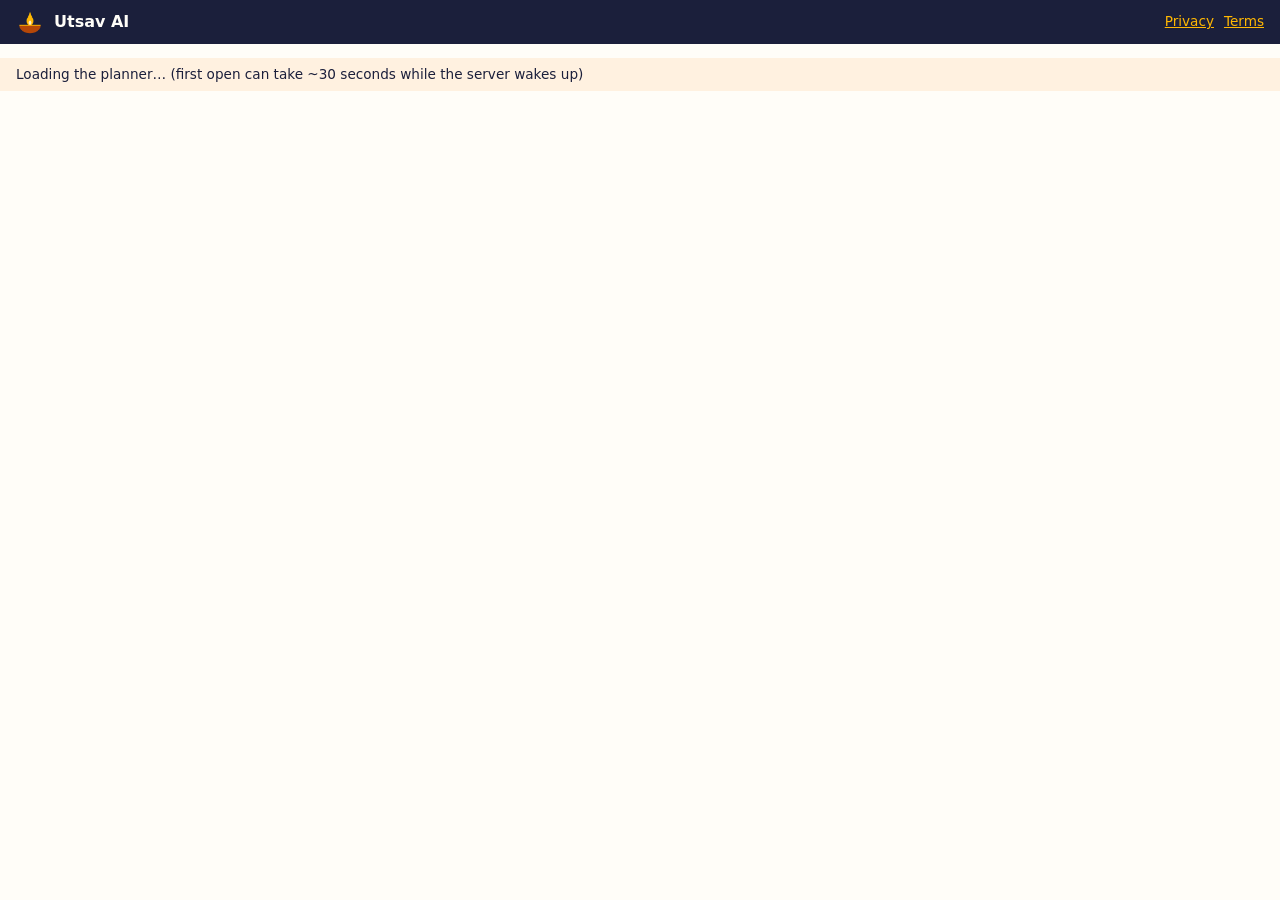
<file: docs/index.html>
<!doctype html>
<html lang="en-IN">
<head>
  <meta charset="utf-8">
  <meta name="viewport" content="width=device-width, initial-scale=1">
  <title>Utsav AI — Wedding, Birthday & Community Event Planner</title>
  <meta name="description" content="Free GenAI planner for weddings, birthdays and community events in India: budget split, dated timeline, vendor checklist and personalised ideas.">
  <meta name="theme-color" content="#B54708">
  <meta property="og:title" content="Utsav AI — Event Planner">
  <meta property="og:description" content="Budget, timeline, vendor checklist and personalised ideas for your celebration.">
  <meta property="og:image" content="https://kanak234.github.io/utsav-ai/og-image.png">
  <meta property="og:type" content="website">
  <meta name="twitter:card" content="summary_large_image">
  <!-- Only our own app may be framed; blocks injected scripts (security). -->
  <meta http-equiv="Content-Security-Policy" content="default-src 'self'; frame-src https://*.streamlit.app https://share.streamlit.io; img-src 'self' data:; style-src 'self'; script-src 'self'">
  <link rel="manifest" href="manifest.webmanifest">
  <link rel="icon" href="favicon.png" type="image/png">
  <link rel="apple-touch-icon" href="icons/apple-touch-icon.png">
  <link rel="stylesheet" href="style.css">
</head>
<body>
  <a class="skip" href="#planner">Skip to planner</a>
  <div class="shell">
    <header class="bar">
      <img src="icons/icon-192.png" alt="Utsav AI diya logo">
      <h1>Utsav AI</h1>
      <a href="privacy.html">Privacy</a>
      <a href="terms.html">Terms</a>
    </header>
    <p class="status" id="status" role="status" aria-live="polite">Loading the planner… (first open can take ~30 seconds while the server wakes up)</p>
    <!-- The planner runs on Streamlit Cloud; ?embed=true hides Streamlit's own chrome. -->
    <iframe id="planner" class="frame" title="Utsav AI event planner"
            src="https://utsav-ai-qcbbvwralbmn2krnpq8rfs.streamlit.app/?embed=true&embed_options=light_theme"
            allow="clipboard-write" referrerpolicy="strict-origin-when-cross-origin"></iframe>
  </div>
  <noscript><p class="page">Utsav AI needs JavaScript. <a href="https://utsav-ai-qcbbvwralbmn2krnpq8rfs.streamlit.app">Open the planner directly</a>.</p></noscript>
  <script src="app.js"></script>
</body>
</html>
</file>
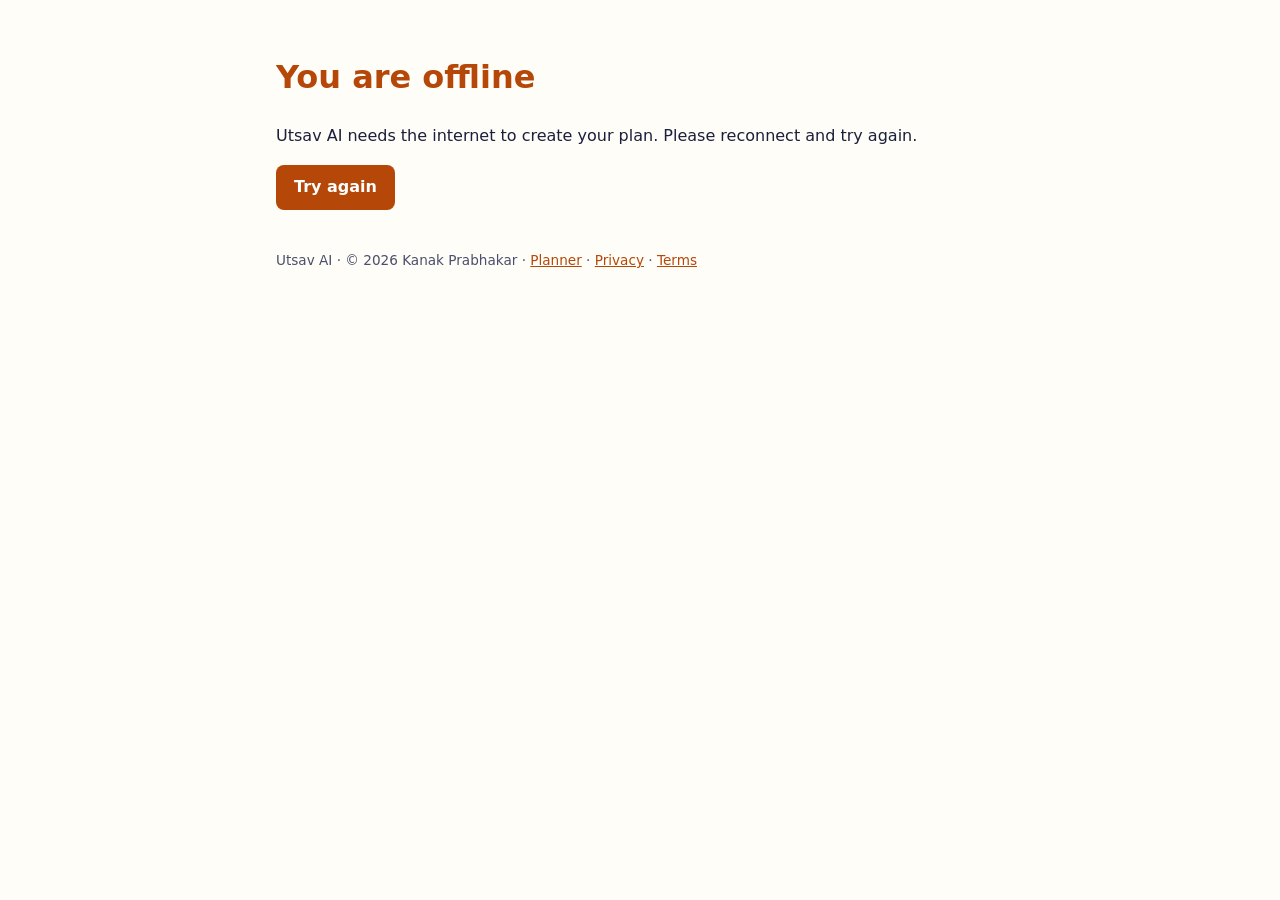
<file: docs/offline.html>
<!doctype html>
<html lang="en-IN">
<head>
  <meta charset="utf-8">
  <meta name="viewport" content="width=device-width, initial-scale=1">
  <title>Offline — Utsav AI</title>
  <meta name="description" content="Utsav AI needs an internet connection.">
  <meta name="theme-color" content="#B54708">
  <link rel="icon" href="favicon.png" type="image/png">
  <link rel="stylesheet" href="style.css">
</head>
<body>
  <main class="page" id="main">
    <h1>You are offline</h1>
    <p>Utsav AI needs the internet to create your plan. Please reconnect and try again.</p>
    <p><a class="btn" href="index.html">Try again</a></p>
    <footer>Utsav AI · © 2026 Kanak Prabhakar · <a href="index.html">Planner</a> · <a href="privacy.html">Privacy</a> · <a href="terms.html">Terms</a></footer>
  </main>
</body>
</html>
</file>
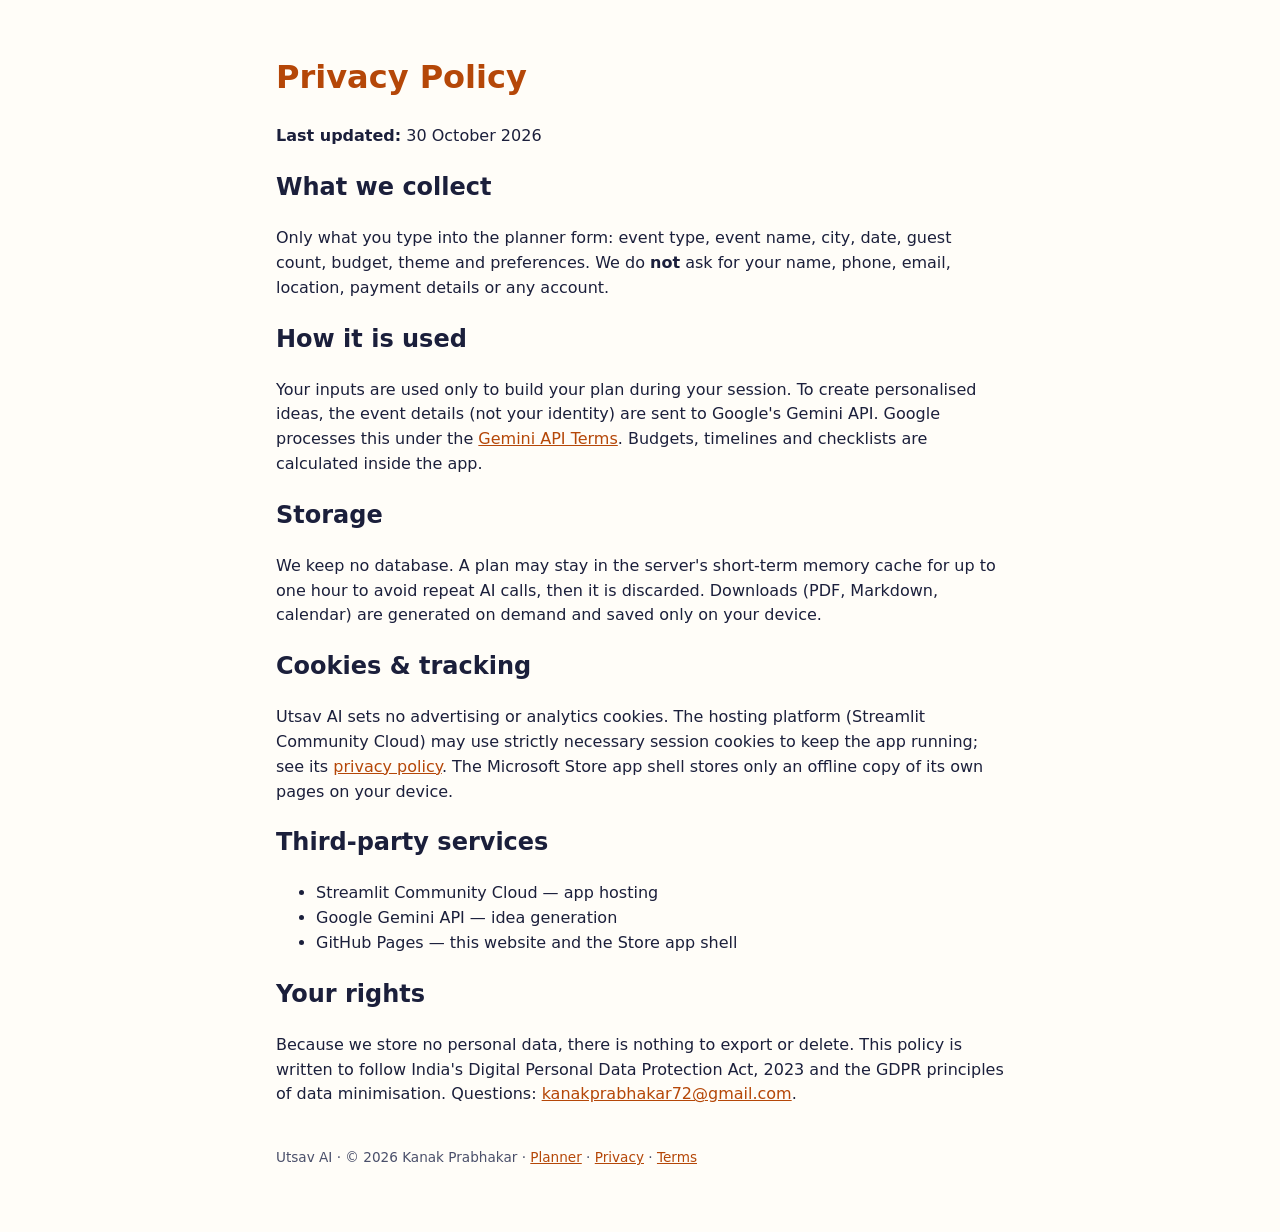
<file: docs/privacy.html>
<!doctype html>
<html lang="en-IN">
<head>
  <meta charset="utf-8">
  <meta name="viewport" content="width=device-width, initial-scale=1">
  <title>Privacy Policy — Utsav AI</title>
  <meta name="description" content="How Utsav AI handles your data.">
  <meta name="theme-color" content="#B54708">
  <link rel="icon" href="favicon.png" type="image/png">
  <link rel="stylesheet" href="style.css">
</head>
<body>
  <main class="page" id="main">
    <h1>Privacy Policy</h1>
    <p><strong>Last updated:</strong> 30 October 2026</p>
    <h2>What we collect</h2>
    <p>Only what you type into the planner form: event type, event name, city, date, guest count, budget, theme and preferences. We do <strong>not</strong> ask for your name, phone, email, location, payment details or any account.</p>
    <h2>How it is used</h2>
    <p>Your inputs are used only to build your plan during your session. To create personalised ideas, the event details (not your identity) are sent to Google&#39;s Gemini API. Google processes this under the <a href="https://ai.google.dev/gemini-api/terms">Gemini API Terms</a>. Budgets, timelines and checklists are calculated inside the app.</p>
    <h2>Storage</h2>
    <p>We keep no database. A plan may stay in the server&#39;s short-term memory cache for up to one hour to avoid repeat AI calls, then it is discarded. Downloads (PDF, Markdown, calendar) are generated on demand and saved only on your device.</p>
    <h2>Cookies & tracking</h2>
    <p>Utsav AI sets no advertising or analytics cookies. The hosting platform (Streamlit Community Cloud) may use strictly necessary session cookies to keep the app running; see its <a href="https://streamlit.io/privacy-policy">privacy policy</a>. The Microsoft Store app shell stores only an offline copy of its own pages on your device.</p>
    <h2>Third-party services</h2>
    <ul><li>Streamlit Community Cloud — app hosting</li><li>Google Gemini API — idea generation</li><li>GitHub Pages — this website and the Store app shell</li></ul>
    <h2>Your rights</h2>
    <p>Because we store no personal data, there is nothing to export or delete. This policy is written to follow India&#39;s Digital Personal Data Protection Act, 2023 and the GDPR principles of data minimisation. Questions: <a href="mailto:kanakprabhakar72@gmail.com">kanakprabhakar72@gmail.com</a>.</p>
    <footer>Utsav AI · © 2026 Kanak Prabhakar · <a href="index.html">Planner</a> · <a href="privacy.html">Privacy</a> · <a href="terms.html">Terms</a></footer>
  </main>
</body>
</html>
</file>
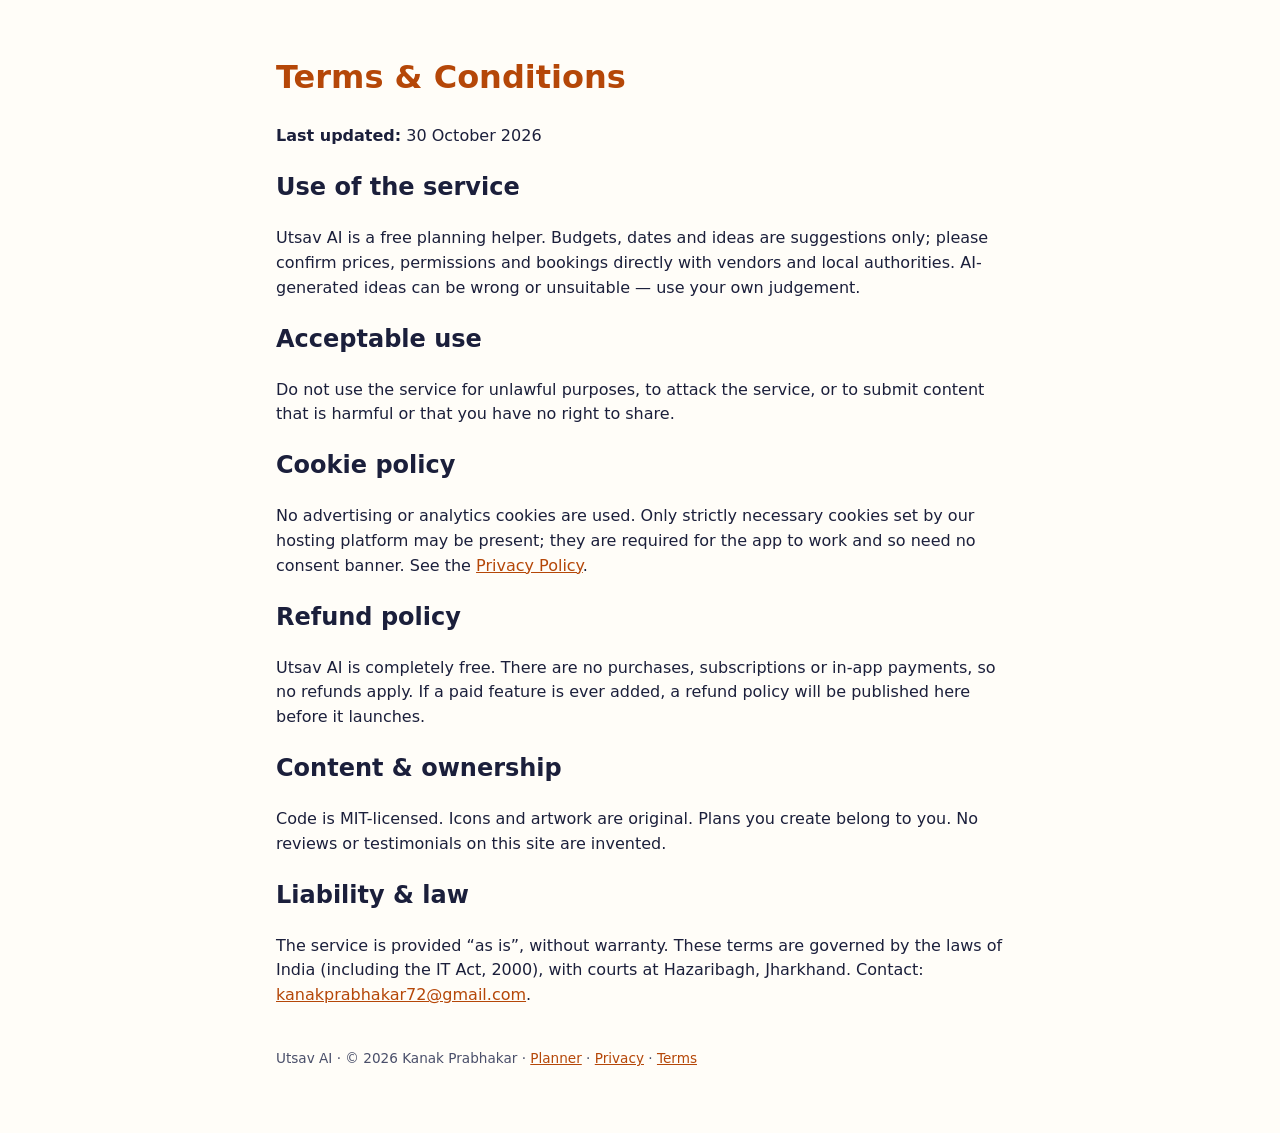
<file: docs/terms.html>
<!doctype html>
<html lang="en-IN">
<head>
  <meta charset="utf-8">
  <meta name="viewport" content="width=device-width, initial-scale=1">
  <title>Terms & Conditions — Utsav AI</title>
  <meta name="description" content="Terms of use, cookie and refund policy for Utsav AI.">
  <meta name="theme-color" content="#B54708">
  <link rel="icon" href="favicon.png" type="image/png">
  <link rel="stylesheet" href="style.css">
</head>
<body>
  <main class="page" id="main">
    <h1>Terms & Conditions</h1>
    <p><strong>Last updated:</strong> 30 October 2026</p>
    <h2>Use of the service</h2>
    <p>Utsav AI is a free planning helper. Budgets, dates and ideas are suggestions only; please confirm prices, permissions and bookings directly with vendors and local authorities. AI-generated ideas can be wrong or unsuitable — use your own judgement.</p>
    <h2>Acceptable use</h2>
    <p>Do not use the service for unlawful purposes, to attack the service, or to submit content that is harmful or that you have no right to share.</p>
    <h2>Cookie policy</h2>
    <p>No advertising or analytics cookies are used. Only strictly necessary cookies set by our hosting platform may be present; they are required for the app to work and so need no consent banner. See the <a href="privacy.html">Privacy Policy</a>.</p>
    <h2>Refund policy</h2>
    <p>Utsav AI is completely free. There are no purchases, subscriptions or in-app payments, so no refunds apply. If a paid feature is ever added, a refund policy will be published here before it launches.</p>
    <h2>Content & ownership</h2>
    <p>Code is MIT-licensed. Icons and artwork are original. Plans you create belong to you. No reviews or testimonials on this site are invented.</p>
    <h2>Liability & law</h2>
    <p>The service is provided “as is”, without warranty. These terms are governed by the laws of India (including the IT Act, 2000), with courts at Hazaribagh, Jharkhand. Contact: <a href="mailto:kanakprabhakar72@gmail.com">kanakprabhakar72@gmail.com</a>.</p>
    <footer>Utsav AI · © 2026 Kanak Prabhakar · <a href="index.html">Planner</a> · <a href="privacy.html">Privacy</a> · <a href="terms.html">Terms</a></footer>
  </main>
</body>
</html>
</file>
<file: docs/style.css>
/* Shared styles for the PWA shell and legal pages. High-contrast (WCAG AA), mobile-first. */
:root {
  --navy: #1b1f3b;
  --saffron: #b54708;
  --gold: #ffb703;
  --cream: #fffdf8;
  --muted: #4a4f6a;
}
* { box-sizing: border-box; }
html, body { margin: 0; height: 100%; }
body { font-family: system-ui, -apple-system, "Segoe UI", Roboto, sans-serif; background: var(--cream); color: var(--navy); line-height: 1.55; }
a { color: var(--saffron); }
a:focus-visible, button:focus-visible { outline: 3px solid var(--gold); outline-offset: 2px; }
.skip { position: absolute; left: -999px; top: 8px; background: var(--navy); color: #fff; padding: 8px 12px; z-index: 10; }
.skip:focus { left: 8px; }

/* App shell: slim header + full-height planner frame */
.shell { display: flex; flex-direction: column; height: 100vh; }
.bar { display: flex; align-items: center; gap: 10px; padding: 8px 16px; background: var(--navy); color: var(--cream); app-region: drag; }
.bar img { width: 28px; height: 28px; }
.bar h1 { font-size: 1rem; margin: 0; flex: 1; }
.bar a { color: var(--gold); font-size: 0.85rem; app-region: no-drag; }
.frame { flex: 1; border: 0; width: 100%; }
.status { padding: 6px 16px; font-size: 0.85rem; background: #fff1e0; }

/* Text pages */
.page { max-width: 760px; margin: 0 auto; padding: 32px 16px 64px; }
.page h1 { color: var(--saffron); }
.btn { display: inline-block; background: var(--saffron); color: #fff; padding: 10px 18px; border-radius: 8px; text-decoration: none; font-weight: 600; }
footer { color: var(--muted); font-size: 0.85rem; margin-top: 40px; }
</file>
